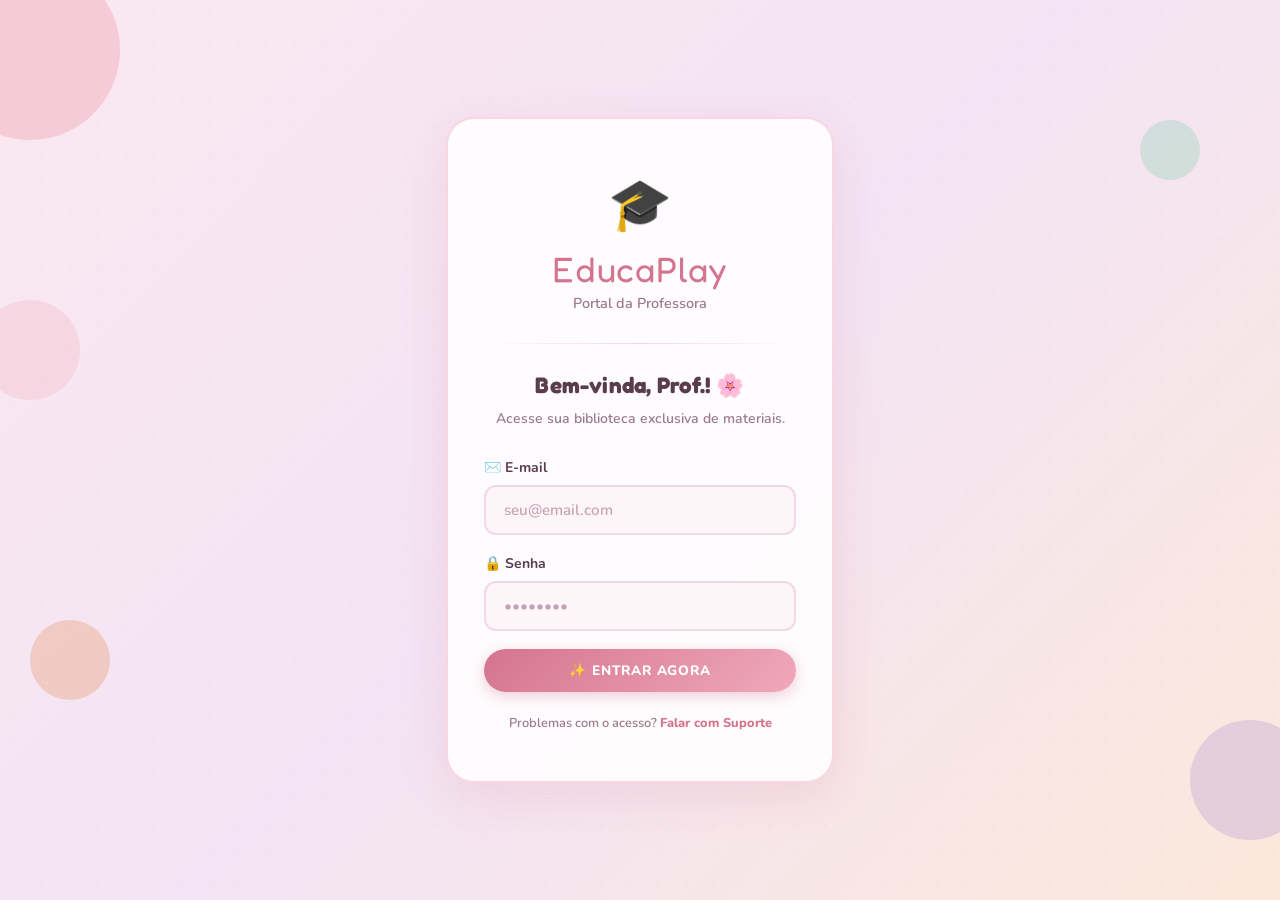
<file: index.html>
<!DOCTYPE html>
<html lang="pt-BR">

<head>
    <meta charset="UTF-8">
    <meta name="viewport" content="width=device-width, initial-scale=1.0">
    <title>Login | EducaPlay</title>
    <link rel="preconnect" href="https://fonts.googleapis.com">
    <link rel="preconnect" href="https://fonts.gstatic.com" crossorigin>
    <link href="https://fonts.googleapis.com/css2?family=Fredoka+One&family=Nunito:wght@400;600;700;800;900&display=swap" rel="stylesheet">
    <link rel="stylesheet" href="index.css">
    <style>
        body {
            display: flex;
            align-items: center;
            justify-content: center;
            min-height: 100vh;
            background: linear-gradient(135deg, #fbe8f0 0%, #f3e4f5 50%, #fce8db 100%);
        }

        /* Floating decoration shapes */
        .deco {
            position: fixed;
            border-radius: 50%;
            pointer-events: none;
            opacity: 0.45;
            animation: floatDeco 6s ease-in-out infinite;
        }
        .deco-1 { width: 180px; height: 180px; background: #f0a8bb; top: -40px; left: -60px; animation-delay: 0s; }
        .deco-2 { width: 120px; height: 120px; background: #c5afd8; bottom: 60px; right: -30px; animation-delay: 2s; }
        .deco-3 { width: 80px;  height: 80px;  background: #e8a98a; bottom: 200px; left: 30px; animation-delay: 4s; }
        .deco-4 { width: 60px;  height: 60px;  background: #a8d5c2; top: 120px; right: 80px; animation-delay: 1s; }
        .deco-5 { width: 100px; height: 100px; background: #f2c4ce; top: 300px; left: -20px; animation-delay: 3s; }

        @keyframes floatDeco {
            0%, 100% { transform: translateY(0px) rotate(0deg); }
            50%       { transform: translateY(-18px) rotate(8deg); }
        }

        .login-wrapper {
            position: relative;
            z-index: 2;
            width: 100%;
            max-width: 420px;
            padding: 16px;
        }

        .login-card {
            background: rgba(255,255,255,0.88);
            backdrop-filter: blur(18px);
            border: 2px solid rgba(240,168,187,0.45);
            border-radius: 28px;
            padding: 48px 36px;
            text-align: center;
            box-shadow: 0 12px 48px rgba(212, 116, 142, 0.18);
        }

        .logo-area {
            margin-bottom: 28px;
        }

        .logo-emoji {
            font-size: 3.2rem;
            display: block;
            margin-bottom: 8px;
            animation: bounceLogo 2s ease-in-out infinite;
        }
        @keyframes bounceLogo {
            0%, 100% { transform: translateY(0); }
            50%       { transform: translateY(-8px); }
        }

        .logo {
            font-family: 'Fredoka One', sans-serif;
            font-size: 2.2rem;
            color: var(--primary);
            line-height: 1;
            letter-spacing: 0.02em;
        }

        .login-subtitle {
            font-size: 0.9rem;
            color: var(--text-muted);
            margin-top: 6px;
            font-weight: 600;
        }

        .welcome-msg {
            font-family: 'Fredoka One', sans-serif;
            font-size: 1.4rem;
            color: var(--text-main);
            margin-bottom: 6px;
        }

        .welcome-desc {
            color: var(--text-muted);
            font-size: 0.875rem;
            margin-bottom: 28px;
            font-weight: 600;
        }

        .form-group {
            text-align: left;
            margin-bottom: 18px;
        }

        label {
            display: block;
            margin-bottom: 7px;
            color: var(--text-main);
            font-size: 0.875rem;
            font-weight: 700;
        }

        input {
            width: 100%;
            padding: 13px 18px;
            background: #fdf5f8;
            border: 2px solid var(--border);
            border-radius: var(--radius-md);
            color: var(--text-main);
            font-family: 'Nunito', sans-serif;
            font-size: 0.95rem;
            font-weight: 600;
            transition: var(--transition);
        }

        input::placeholder {
            color: #c5a5b5;
            font-weight: 600;
        }

        input:focus {
            border-color: var(--primary-light);
            outline: none;
            background: #fff;
            box-shadow: 0 0 0 4px rgba(212, 116, 142, 0.12);
        }

        #errorMsg {
            background: #ffe8ed;
            border: 1.5px solid #f0a8bb;
            border-radius: var(--radius-md);
            padding: 10px 14px;
            color: var(--primary);
            font-size: 0.82rem;
            margin-bottom: 14px;
            font-weight: 700;
            display: none;
        }

        .login-footer {
            margin-top: 22px;
            color: var(--text-muted);
            font-size: 0.8rem;
            font-weight: 600;
        }

        .login-footer a {
            color: var(--primary);
            font-weight: 800;
        }

        .login-footer a:hover {
            color: var(--primary-hover);
        }

        .divider {
            height: 1.5px;
            background: linear-gradient(90deg, transparent, var(--border), transparent);
            margin: 24px 0;
        }
    </style>
</head>

<body>
    <!-- Floating decorative bubbles -->
    <div class="deco deco-1"></div>
    <div class="deco deco-2"></div>
    <div class="deco deco-3"></div>
    <div class="deco deco-4"></div>
    <div class="deco deco-5"></div>

    <div class="login-wrapper">
        <div class="login-card">
            <div class="logo-area">
                <span class="logo-emoji">🎓</span>
                <div class="logo">EducaPlay</div>
                <div class="login-subtitle">Portal da Professora</div>
            </div>

            <div class="divider"></div>

            <h2 class="welcome-msg">Bem-vinda, Prof.! 🌸</h2>
            <p class="welcome-desc">Acesse sua biblioteca exclusiva de materiais.</p>

            <form id="loginForm">
                <div class="form-group">
                    <label for="email">✉️ E-mail</label>
                    <input type="email" id="email" placeholder="seu@email.com" required>
                </div>
                <div class="form-group">
                    <label for="password">🔒 Senha</label>
                    <input type="password" id="password" placeholder="••••••••" required>
                </div>
                <p id="errorMsg">❌ E-mail ou senha incorretos. Tente novamente.</p>
                <button type="submit" class="btn-primary">✨ ENTRAR AGORA</button>
            </form>

            <div class="login-footer">
                Problemas com o acesso? <a href="#">Falar com Suporte</a>
            </div>
        </div>
    </div>

    <script>
        const LOGIN_EMAIL = 'userprofessora569@acesso.com'; // Altere aqui
        const LOGIN_PASS = 'professoraportugues569'; // Altere aqui

        document.getElementById('loginForm').addEventListener('submit', (e) => {
            e.preventDefault();
            const email = document.getElementById('email').value;
            const pass = document.getElementById('password').value;
            const error = document.getElementById('errorMsg');

            if (email === LOGIN_EMAIL && pass === LOGIN_PASS) {
                window.location.href = 'dashboard.html';
            } else {
                error.style.display = 'block';
                setTimeout(() => error.style.display = 'none', 3000);
            }
        });
    </script>
</body>

</html>
</file>
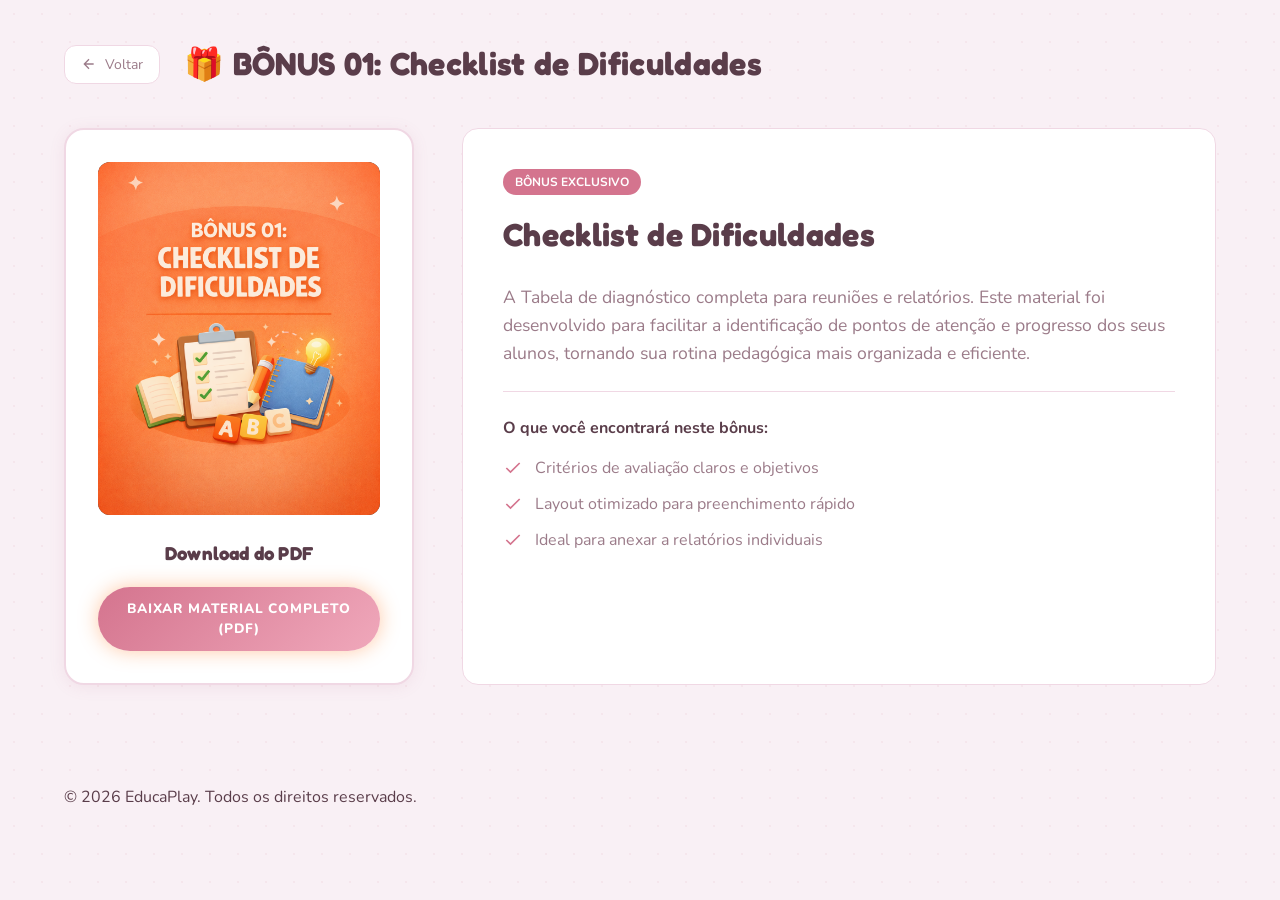
<file: bonus-checklist.html>
<!DOCTYPE html>
<html lang="pt-BR">

<head>
    <meta charset="UTF-8">
    <meta name="viewport" content="width=device-width, initial-scale=1.0">
    <title>Bônus | EducaPlay</title>
    <link rel="preconnect" href="https://fonts.googleapis.com">
    <link rel="preconnect" href="https://fonts.gstatic.com" crossorigin>
    <link href="https://fonts.googleapis.com/css2?family=Inter:wght@400;600&family=Outfit:wght@700&display=swap"
        rel="stylesheet">
    <link rel="stylesheet" href="index.css">
    <style>
        .module-header {
            padding: 40px 0;
            display: flex;
            align-items: center;
            gap: 24px;
        }

        .back-btn {
            display: flex;
            align-items: center;
            gap: 8px;
            color: var(--text-muted);
            font-size: 0.875rem;
            padding: 8px 16px;
            border: 1px solid var(--border);
            border-radius: var(--radius-md);
            background: var(--bg-card);
        }

        .back-btn:hover {
            color: var(--text-main);
            border-color: var(--text-muted);
        }

        .module-content {
            display: grid;
            grid-template-columns: 350px 1fr;
            gap: 48px;
            margin-bottom: 80px;
        }

        .download-card {
            padding: 32px;
            text-align: center;
            position: sticky;
            top: 100px;
        }

        .download-cover {
            width: 100%;
            aspect-ratio: 4/5;
            background: #27272a;
            border-radius: var(--radius-md);
            margin-bottom: 24px;
            display: flex;
            align-items: center;
            justify-content: center;
            color: rgba(255, 255, 255, 0.2);
        }

        .info-section {
            background: var(--bg-card);
            border: 1px solid var(--border);
            border-radius: var(--radius-lg);
            padding: 40px;
        }

        .bonus-badge {
            display: inline-block;
            padding: 4px 12px;
            background: var(--primary);
            color: white;
            border-radius: 20px;
            font-size: 0.75rem;
            font-weight: 700;
            margin-bottom: 16px;
            text-transform: uppercase;
        }

        @media (max-width: 900px) {
            .module-content {
                grid-template-columns: 1fr;
            }

            .download-card {
                position: static;
            }
        }
    </style>
</head>

<body>
    <div class="container">
        <div class="module-header">
            <a href="dashboard.html" class="back-btn">
                <svg width="16" height="16" viewBox="0 0 24 24" fill="none" stroke="currentColor" stroke-width="2">
                    <path d="M19 12H5M12 19l-7-7 7-7" />
                </svg>
                Voltar
            </a>
            <h1 class="heading-font">🎁 BÔNUS 01: Checklist de Dificuldades</h1>
        </div>

        <div class="module-content">
            <aside>
                <div class="card download-card">
                    <div class="download-cover">
                        <img src="assets/bonus-01.png" alt="Capa Checklist"
                            style="width:100%; height:100%; object-fit: cover; border-radius: var(--radius-md);">
                    </div>
                    <h3 style="margin-bottom: 20px;">Download do PDF</h3>
                    <!-- Substitua o href pelo link do seu arquivo PDF -->
                    <a href="Checklist-de-Dificuldades-Ortograficas.pdf" download="Material_Checklist_Dificuldades.pdf"
                        class="btn-primary" style="box-shadow: 0 0 20px rgba(255, 122, 34, 0.4);">
                        BAIXAR MATERIAL COMPLETO (PDF)
                    </a>
                </div>
            </aside>

            <section class="info-section">
                <div class="bonus-badge">Bônus Exclusivo</div>
                <h2 class="heading-font" style="font-size: 2rem; margin-bottom: 24px;">Checklist de Dificuldades</h2>
                <p style="color: var(--text-muted); line-height: 1.6; margin-bottom: 24px; font-size: 1.1rem;">
                    A Tabela de diagnóstico completa para reuniões e relatórios. Este material foi desenvolvido para
                    facilitar a identificação de pontos de atenção e progresso dos seus alunos, tornando sua rotina
                    pedagógica mais organizada e eficiente.
                </p>

                <div style="border-top: 1px solid var(--border); padding-top: 24px; margin-top: 24px;">
                    <h4 style="margin-bottom: 16px;">O que você encontrará neste bônus:</h4>
                    <ul style="list-style: none; padding: 0;">
                        <li
                            style="display: flex; align-items: center; gap: 12px; margin-bottom: 12px; color: var(--text-muted);">
                            <svg width="20" height="20" viewBox="0 0 24 24" fill="none" stroke="var(--primary)"
                                stroke-width="2">
                                <polyline points="20 6 9 17 4 12"></polyline>
                            </svg>
                            Critérios de avaliação claros e objetivos
                        </li>
                        <li
                            style="display: flex; align-items: center; gap: 12px; margin-bottom: 12px; color: var(--text-muted);">
                            <svg width="20" height="20" viewBox="0 0 24 24" fill="none" stroke="var(--primary)"
                                stroke-width="2">
                                <polyline points="20 6 9 17 4 12"></polyline>
                            </svg>
                            Layout otimizado para preenchimento rápido
                        </li>
                        <li
                            style="display: flex; align-items: center; gap: 12px; margin-bottom: 12px; color: var(--text-muted);">
                            <svg width="20" height="20" viewBox="0 0 24 24" fill="none" stroke="var(--primary)"
                                stroke-width="2">
                                <polyline points="20 6 9 17 4 12"></polyline>
                            </svg>
                            Ideal para anexar a relatórios individuais
                        </li>
                    </ul>
                </div>
            </section>
        </div>
    </div>

    <footer style="margin-top: 100px;">
        <div class="container">
            <p>&copy; 2026 EducaPlay. Todos os direitos reservados.</p>
        </div>
    </footer>
</body>

</html>
</file>
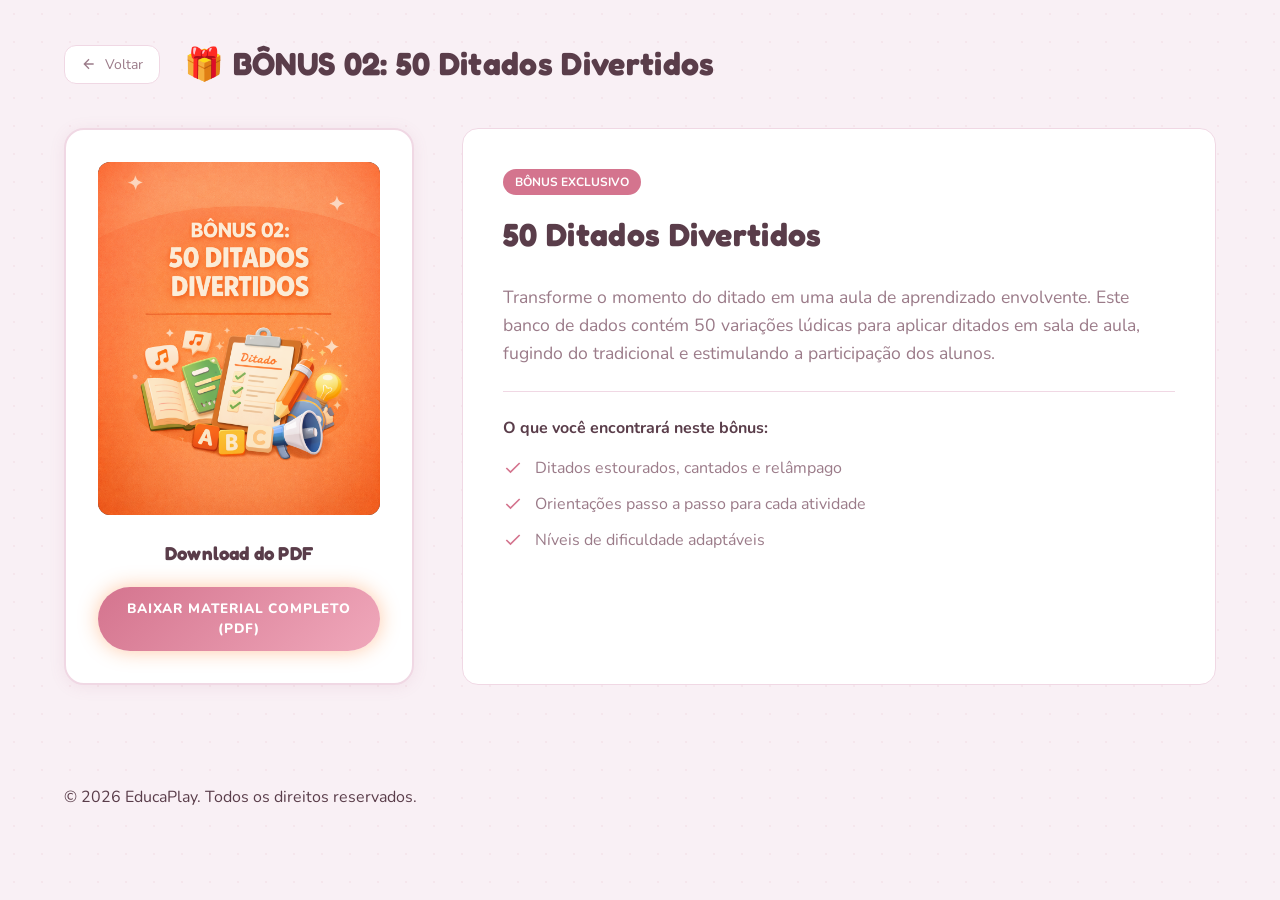
<file: bonus-ditados.html>
<!DOCTYPE html>
<html lang="pt-BR">

<head>
    <meta charset="UTF-8">
    <meta name="viewport" content="width=device-width, initial-scale=1.0">
    <title>Bônus | EducaPlay</title>
    <link rel="preconnect" href="https://fonts.googleapis.com">
    <link rel="preconnect" href="https://fonts.gstatic.com" crossorigin>
    <link href="https://fonts.googleapis.com/css2?family=Inter:wght@400;600&family=Outfit:wght@700&display=swap"
        rel="stylesheet">
    <link rel="stylesheet" href="index.css">
    <style>
        .module-header {
            padding: 40px 0;
            display: flex;
            align-items: center;
            gap: 24px;
        }

        .back-btn {
            display: flex;
            align-items: center;
            gap: 8px;
            color: var(--text-muted);
            font-size: 0.875rem;
            padding: 8px 16px;
            border: 1px solid var(--border);
            border-radius: var(--radius-md);
            background: var(--bg-card);
        }

        .back-btn:hover {
            color: var(--text-main);
            border-color: var(--text-muted);
        }

        .module-content {
            display: grid;
            grid-template-columns: 350px 1fr;
            gap: 48px;
            margin-bottom: 80px;
        }

        .download-card {
            padding: 32px;
            text-align: center;
            position: sticky;
            top: 100px;
        }

        .download-cover {
            width: 100%;
            aspect-ratio: 4/5;
            background: #27272a;
            border-radius: var(--radius-md);
            margin-bottom: 24px;
            display: flex;
            align-items: center;
            justify-content: center;
            color: rgba(255, 255, 255, 0.2);
        }

        .info-section {
            background: var(--bg-card);
            border: 1px solid var(--border);
            border-radius: var(--radius-lg);
            padding: 40px;
        }

        .bonus-badge {
            display: inline-block;
            padding: 4px 12px;
            background: var(--primary);
            color: white;
            border-radius: 20px;
            font-size: 0.75rem;
            font-weight: 700;
            margin-bottom: 16px;
            text-transform: uppercase;
        }

        @media (max-width: 900px) {
            .module-content {
                grid-template-columns: 1fr;
            }

            .download-card {
                position: static;
            }
        }
    </style>
</head>

<body>
    <div class="container">
        <div class="module-header">
            <a href="dashboard.html" class="back-btn">
                <svg width="16" height="16" viewBox="0 0 24 24" fill="none" stroke="currentColor" stroke-width="2">
                    <path d="M19 12H5M12 19l-7-7 7-7" />
                </svg>
                Voltar
            </a>
            <h1 class="heading-font">🎁 BÔNUS 02: 50 Ditados Divertidos</h1>
        </div>

        <div class="module-content">
            <aside>
                <div class="card download-card">
                    <div class="download-cover">
                        <img src="assets/bonus-02.png" alt="Capa Ditados"
                            style="width:100%; height:100%; object-fit: cover; border-radius: var(--radius-md);">
                    </div>
                    <h3 style="margin-bottom: 20px;">Download do PDF</h3>
                    <!-- Substitua o href pelo link do seu arquivo PDF -->
                    <a href="50-Ditados-Divertidos-para-a-Sala-de-Aula.pdf" download="Material_Ditados_Divertidos.pdf" class="btn-primary"
                        style="box-shadow: 0 0 20px rgba(255, 122, 34, 0.4);">
                        BAIXAR MATERIAL COMPLETO (PDF)
                    </a>
                </div>
            </aside>

            <section class="info-section">
                <div class="bonus-badge">Bônus Exclusivo</div>
                <h2 class="heading-font" style="font-size: 2rem; margin-bottom: 24px;">50 Ditados Divertidos</h2>
                <p style="color: var(--text-muted); line-height: 1.6; margin-bottom: 24px; font-size: 1.1rem;">
                    Transforme o momento do ditado em uma aula de aprendizado envolvente. Este banco de dados contém 50
                    variações lúdicas para aplicar ditados em sala de aula, fugindo do tradicional e estimulando a
                    participação dos alunos.
                </p>

                <div style="border-top: 1px solid var(--border); padding-top: 24px; margin-top: 24px;">
                    <h4 style="margin-bottom: 16px;">O que você encontrará neste bônus:</h4>
                    <ul style="list-style: none; padding: 0;">
                        <li
                            style="display: flex; align-items: center; gap: 12px; margin-bottom: 12px; color: var(--text-muted);">
                            <svg width="20" height="20" viewBox="0 0 24 24" fill="none" stroke="var(--primary)"
                                stroke-width="2">
                                <polyline points="20 6 9 17 4 12"></polyline>
                            </svg>
                            Ditados estourados, cantados e relâmpago
                        </li>
                        <li
                            style="display: flex; align-items: center; gap: 12px; margin-bottom: 12px; color: var(--text-muted);">
                            <svg width="20" height="20" viewBox="0 0 24 24" fill="none" stroke="var(--primary)"
                                stroke-width="2">
                                <polyline points="20 6 9 17 4 12"></polyline>
                            </svg>
                            Orientações passo a passo para cada atividade
                        </li>
                        <li
                            style="display: flex; align-items: center; gap: 12px; margin-bottom: 12px; color: var(--text-muted);">
                            <svg width="20" height="20" viewBox="0 0 24 24" fill="none" stroke="var(--primary)"
                                stroke-width="2">
                                <polyline points="20 6 9 17 4 12"></polyline>
                            </svg>
                            Níveis de dificuldade adaptáveis
                        </li>
                    </ul>
                </div>
            </section>
        </div>
    </div>

    <footer style="margin-top: 100px;">
        <div class="container">
            <p>&copy; 2026 EducaPlay. Todos os direitos reservados.</p>
        </div>
    </footer>
</body>

</html>
</file>
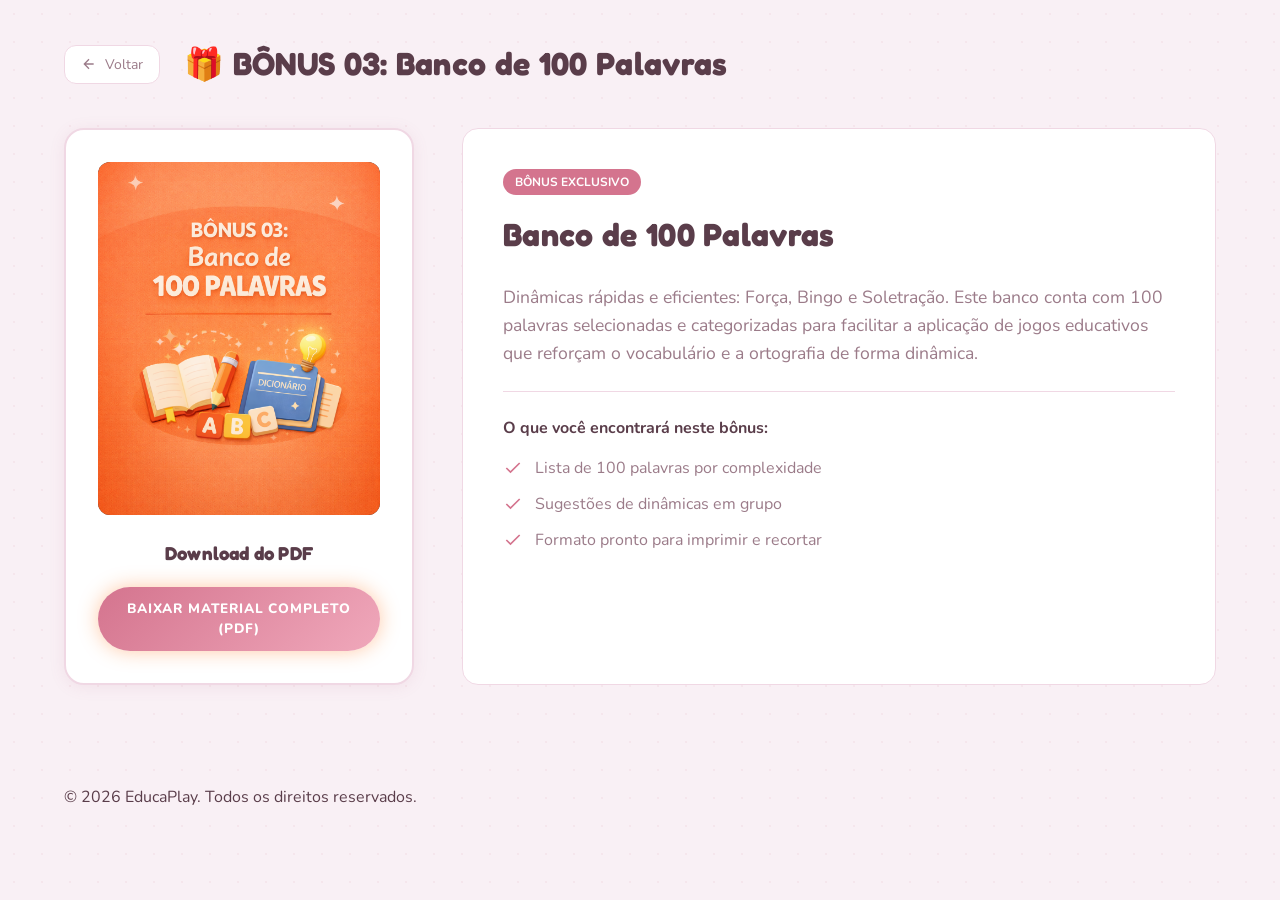
<file: bonus-palavras.html>
<!DOCTYPE html>
<html lang="pt-BR">

<head>
    <meta charset="UTF-8">
    <meta name="viewport" content="width=device-width, initial-scale=1.0">
    <title>Bônus | EducaPlay</title>
    <link rel="preconnect" href="https://fonts.googleapis.com">
    <link rel="preconnect" href="https://fonts.gstatic.com" crossorigin>
    <link href="https://fonts.googleapis.com/css2?family=Inter:wght@400;600&family=Outfit:wght@700&display=swap"
        rel="stylesheet">
    <link rel="stylesheet" href="index.css">
    <style>
        .module-header {
            padding: 40px 0;
            display: flex;
            align-items: center;
            gap: 24px;
        }

        .back-btn {
            display: flex;
            align-items: center;
            gap: 8px;
            color: var(--text-muted);
            font-size: 0.875rem;
            padding: 8px 16px;
            border: 1px solid var(--border);
            border-radius: var(--radius-md);
            background: var(--bg-card);
        }

        .back-btn:hover {
            color: var(--text-main);
            border-color: var(--text-muted);
        }

        .module-content {
            display: grid;
            grid-template-columns: 350px 1fr;
            gap: 48px;
            margin-bottom: 80px;
        }

        .download-card {
            padding: 32px;
            text-align: center;
            position: sticky;
            top: 100px;
        }

        .download-cover {
            width: 100%;
            aspect-ratio: 4/5;
            background: #27272a;
            border-radius: var(--radius-md);
            margin-bottom: 24px;
            display: flex;
            align-items: center;
            justify-content: center;
            color: rgba(255, 255, 255, 0.2);
        }

        .info-section {
            background: var(--bg-card);
            border: 1px solid var(--border);
            border-radius: var(--radius-lg);
            padding: 40px;
        }

        .bonus-badge {
            display: inline-block;
            padding: 4px 12px;
            background: var(--primary);
            color: white;
            border-radius: 20px;
            font-size: 0.75rem;
            font-weight: 700;
            margin-bottom: 16px;
            text-transform: uppercase;
        }

        @media (max-width: 900px) {
            .module-content {
                grid-template-columns: 1fr;
            }

            .download-card {
                position: static;
            }
        }
    </style>
</head>

<body>
    <div class="container">
        <div class="module-header">
            <a href="dashboard.html" class="back-btn">
                <svg width="16" height="16" viewBox="0 0 24 24" fill="none" stroke="currentColor" stroke-width="2">
                    <path d="M19 12H5M12 19l-7-7 7-7" />
                </svg>
                Voltar
            </a>
            <h1 class="heading-font">🎁 BÔNUS 03: Banco de 100 Palavras</h1>
        </div>

        <div class="module-content">
            <aside>
                <div class="card download-card">
                    <div class="download-cover">
                        <img src="assets/bonus-03.png" alt="Capa Banco de Palavras"
                            style="width:100%; height:100%; object-fit: cover; border-radius: var(--radius-md);">
                    </div>
                    <h3 style="margin-bottom: 20px;">Download do PDF</h3>
                    <!-- Substitua o href pelo link do seu arquivo PDF -->
                    <a href="Banco-de-100-Palavras-Dinamicas-de-Ortografia.pdf" download="Material_Banco_de_Palavras.pdf" class="btn-primary"
                        style="box-shadow: 0 0 20px rgba(255, 122, 34, 0.4);">
                        BAIXAR MATERIAL COMPLETO (PDF)
                    </a>
                </div>
            </aside>

            <section class="info-section">
                <div class="bonus-badge">Bônus Exclusivo</div>
                <h2 class="heading-font" style="font-size: 2rem; margin-bottom: 24px;">Banco de 100 Palavras</h2>
                <p style="color: var(--text-muted); line-height: 1.6; margin-bottom: 24px; font-size: 1.1rem;">
                    Dinâmicas rápidas e eficientes: Força, Bingo e Soletração. Este banco conta com 100 palavras
                    selecionadas e categorizadas para facilitar a aplicação de jogos educativos que reforçam o
                    vocabulário e a ortografia de forma dinâmica.
                </p>

                <div style="border-top: 1px solid var(--border); padding-top: 24px; margin-top: 24px;">
                    <h4 style="margin-bottom: 16px;">O que você encontrará neste bônus:</h4>
                    <ul style="list-style: none; padding: 0;">
                        <li
                            style="display: flex; align-items: center; gap: 12px; margin-bottom: 12px; color: var(--text-muted);">
                            <svg width="20" height="20" viewBox="0 0 24 24" fill="none" stroke="var(--primary)"
                                stroke-width="2">
                                <polyline points="20 6 9 17 4 12"></polyline>
                            </svg>
                            Lista de 100 palavras por complexidade
                        </li>
                        <li
                            style="display: flex; align-items: center; gap: 12px; margin-bottom: 12px; color: var(--text-muted);">
                            <svg width="20" height="20" viewBox="0 0 24 24" fill="none" stroke="var(--primary)"
                                stroke-width="2">
                                <polyline points="20 6 9 17 4 12"></polyline>
                            </svg>
                            Sugestões de dinâmicas em grupo
                        </li>
                        <li
                            style="display: flex; align-items: center; gap: 12px; margin-bottom: 12px; color: var(--text-muted);">
                            <svg width="20" height="20" viewBox="0 0 24 24" fill="none" stroke="var(--primary)"
                                stroke-width="2">
                                <polyline points="20 6 9 17 4 12"></polyline>
                            </svg>
                            Formato pronto para imprimir e recortar
                        </li>
                    </ul>
                </div>
            </section>
        </div>
    </div>

    <footer style="margin-top: 100px;">
        <div class="container">
            <p>&copy; 2026 EducaPlay. Todos os direitos reservados.</p>
        </div>
    </footer>
</body>

</html>
</file>
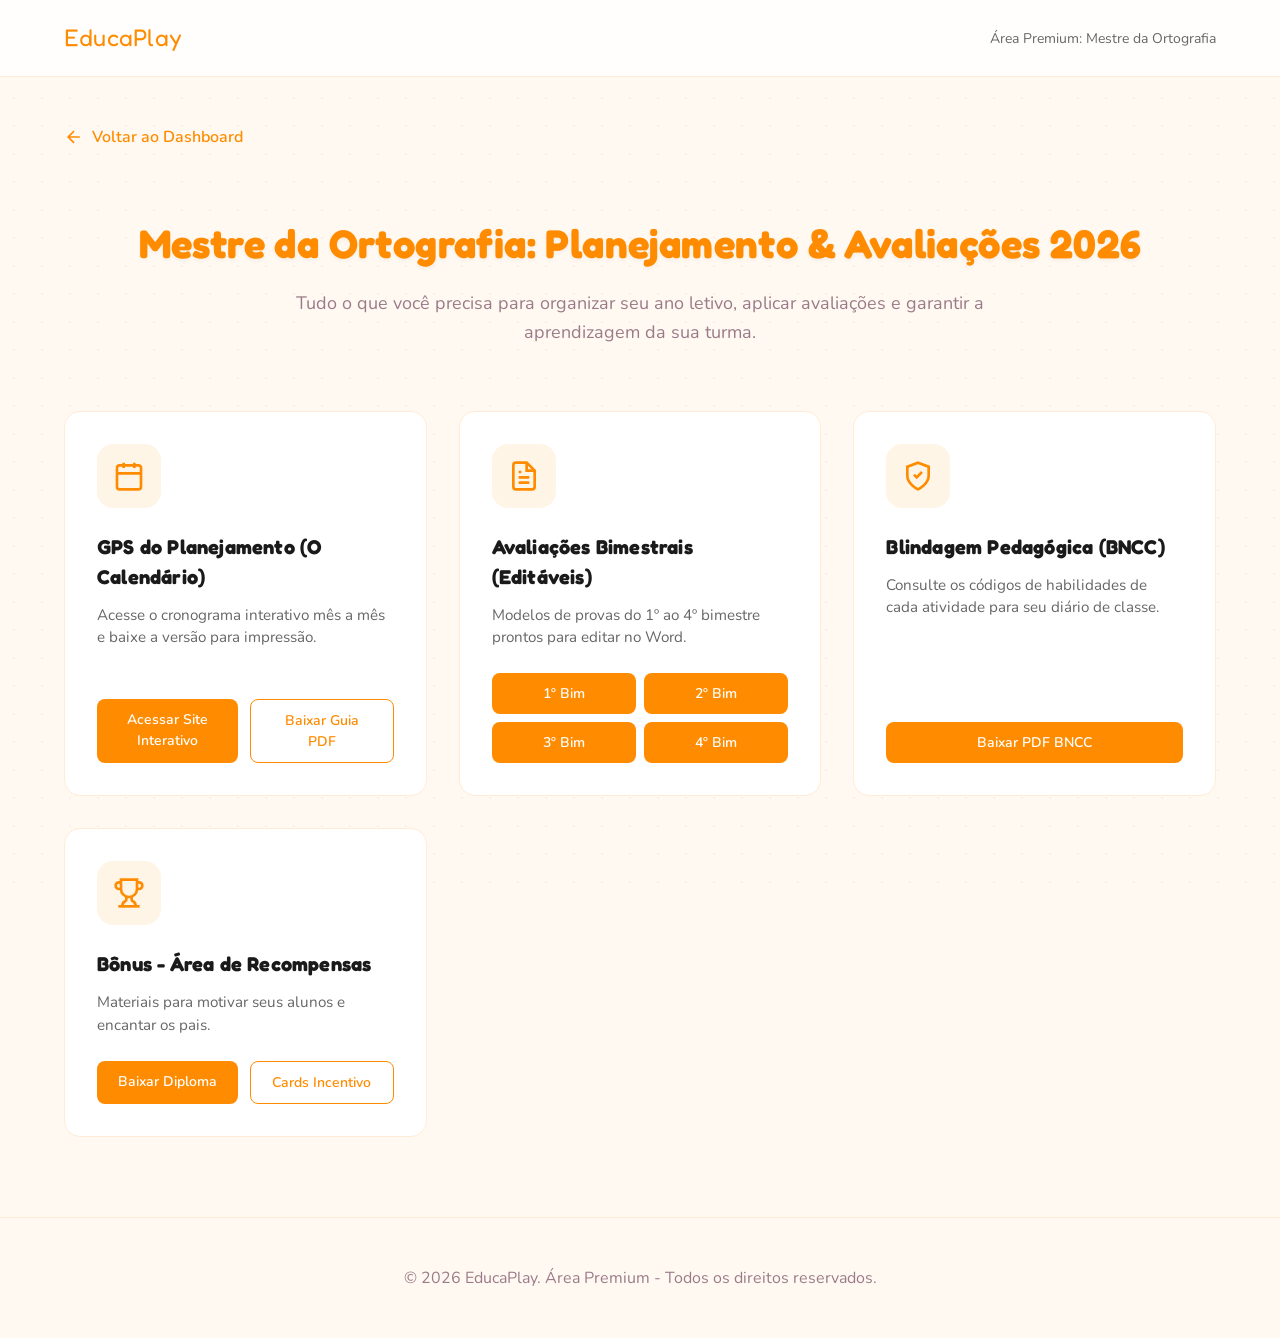
<file: module-premium-dashboard.html>
<!DOCTYPE html>
<html lang="pt-BR">

<head>
    <meta charset="UTF-8">
    <meta name="viewport" content="width=device-width, initial-scale=1.0">
    <title>Premium | Mestre da Ortografia 2026</title>
    <link rel="preconnect" href="https://fonts.googleapis.com">
    <link rel="preconnect" href="https://fonts.gstatic.com" crossorigin>
    <link href="https://fonts.googleapis.com/css2?family=Inter:wght@400;600&family=Outfit:wght@700&display=swap"
        rel="stylesheet">
    <link rel="stylesheet" href="index.css">
    <style>
        :root {
            --primary-premium: #FF8C00;
            --primary-premium-dark: #E67E22;
            --premium-bg: #FFF9F2;
            --premium-border: #FFEBD6;
        }

        body {
            background-color: var(--premium-bg);
            color: var(--text-main);
        }

        header {
            padding: 20px 0;
            border-bottom: 1px solid var(--premium-border);
            margin-bottom: 48px;
            position: sticky;
            top: 0;
            background: rgba(255, 255, 255, 0.8);
            backdrop-filter: blur(12px);
            z-index: 100;
        }

        .premium-header-section {
            text-align: center;
            margin-bottom: 64px;
            padding-top: 40px;
        }

        .premium-title {
            font-size: 2.5rem;
            color: var(--primary-premium);
            margin-bottom: 16px;
            text-shadow: 0 2px 4px rgba(0, 0, 0, 0.05);
        }

        .premium-description {
            font-size: 1.125rem;
            color: var(--text-muted);
            max-width: 700px;
            margin: 0 auto;
            line-height: 1.6;
        }

        .premium-grid {
            display: grid;
            grid-template-columns: repeat(auto-fit, minmax(320px, 1fr));
            gap: 32px;
            margin-bottom: 80px;
        }

        .premium-card {
            background: white;
            border: 1px solid var(--premium-border);
            border-radius: var(--radius-lg);
            padding: 32px;
            display: flex;
            flex-direction: column;
            transition: all 0.3s cubic-bezier(0.4, 0, 0.2, 1);
            position: relative;
            overflow: hidden;
        }

        .premium-card:hover {
            transform: translateY(-8px);
            border-color: var(--primary-premium);
            box-shadow: 0 20px 40px rgba(255, 140, 0, 0.1);
        }

        .premium-card::before {
            content: '';
            position: absolute;
            top: 0;
            left: 0;
            width: 4px;
            height: 100%;
            background: var(--primary-premium);
            opacity: 0;
            transition: 0.3s;
        }

        .premium-card:hover::before {
            opacity: 1;
        }

        .card-icon {
            width: 64px;
            height: 64px;
            background: #FFF5E6;
            border-radius: 16px;
            display: flex;
            align-items: center;
            justify-content: center;
            margin-bottom: 24px;
            color: var(--primary-premium);
        }

        .premium-card h3 {
            font-size: 1.25rem;
            margin-bottom: 12px;
            color: #1a1a1a;
        }

        .premium-card p {
            font-size: 0.95rem;
            color: #666;
            margin-bottom: 24px;
            line-height: 1.5;
            flex-grow: 1;
        }

        .btn-group {
            display: flex;
            flex-wrap: wrap;
            gap: 12px;
        }

        .btn-premium {
            background: var(--primary-premium);
            color: white;
            padding: 10px 20px;
            border-radius: 8px;
            font-size: 0.875rem;
            font-weight: 600;
            text-align: center;
            transition: 0.2s;
            border: none;
            cursor: pointer;
            flex: 1;
            min-width: 120px;
        }

        .btn-premium:hover {
            background: var(--primary-premium-dark);
            transform: scale(1.02);
        }

        .btn-outline {
            background: transparent;
            color: var(--primary-premium);
            border: 1.5px solid var(--primary-premium);
        }

        .btn-outline:hover {
            background: var(--primary-premium);
            color: white;
        }

        .back-link {
            display: inline-flex;
            align-items: center;
            gap: 8px;
            color: var(--primary-premium);
            font-weight: 600;
            margin-bottom: 24px;
            transition: 0.2s;
        }

        .back-link:hover {
            gap: 12px;
        }

        footer {
            padding: 48px 0;
            border-top: 1px solid var(--premium-border);
            text-align: center;
            color: var(--text-muted);
        }

        @media (max-width: 768px) {
            .premium-title {
                font-size: 2rem;
            }

            .premium-grid {
                grid-template-columns: 1fr;
            }
        }
    </style>
</head>

<body>
    <header>
        <div class="container flex" style="justify-content: space-between; align-items: center;">
            <div class="logo heading-font" style="color: var(--primary-premium); font-size: 1.5rem;">EducaPlay</div>
            <div style="font-size: 0.875rem; color: #666;">Área Premium: Mestre da Ortografia</div>
        </div>
    </header>

    <main class="container">
        <a href="dashboard.html" class="back-link">
            <svg width="20" height="20" viewBox="0 0 24 24" fill="none" stroke="currentColor" stroke-width="2">
                <path d="M19 12H5M12 19l-7-7 7-7" />
            </svg>
            Voltar ao Dashboard
        </a>

        <section class="premium-header-section">
            <h1 class="premium-title heading-font">Mestre da Ortografia: Planejamento & Avaliações 2026</h1>
            <p class="premium-description">Tudo o que você precisa para organizar seu ano letivo, aplicar avaliações e
                garantir a aprendizagem da sua turma.</p>
        </section>

        <div class="premium-grid">
            <!-- Card 1 -->
            <div class="premium-card">
                <div class="card-icon">
                    <svg width="32" height="32" viewBox="0 0 24 24" fill="none" stroke="currentColor" stroke-width="2">
                        <rect x="3" y="4" width="18" height="18" rx="2" ry="2" />
                        <line x1="16" y1="2" x2="16" y2="6" />
                        <line x1="8" y1="2" x2="8" y2="6" />
                        <line x1="3" y1="10" x2="21" y2="10" />
                    </svg>
                </div>
                <h3>GPS do Planejamento (O Calendário)</h3>
                <p>Acesse o cronograma interativo mês a mês e baixe a versão para impressão.</p>
                <div class="btn-group">
                    <a href="https://1000-atividades-ortograf-d761vdc.gamma.site/#" target="_blank"
                        class="btn-premium">Acessar Site Interativo</a>
                    <a href="Guia-de-Implementacao-Mes-a-Mes.pdf" download="Guia-de-Implementacao-Mes-a-Mes.pdf"
                        class="btn-premium btn-outline">Baixar
                        Guia PDF</a>
                </div>
            </div>

            <!-- Card 2 -->
            <div class="premium-card">
                <div class="card-icon">
                    <svg width="32" height="32" viewBox="0 0 24 24" fill="none" stroke="currentColor" stroke-width="2">
                        <path d="M14 2H6a2 2 0 0 0-2 2v16a2 2 0 0 0 2 2h12a2 2 0 0 0 2-2V8z" />
                        <polyline points="14 2 14 8 20 8" />
                        <line x1="16" y1="13" x2="8" y2="13" />
                        <line x1="16" y1="17" x2="8" y2="17" />
                        <polyline points="10 9 9 9 8 9" />
                    </svg>
                </div>
                <h3>Avaliações Bimestrais (Editáveis)</h3>
                <p>Modelos de provas do 1º ao 4º bimestre prontos para editar no Word.</p>
                <div class="btn-group" style="display: grid; grid-template-columns: 1fr 1fr; gap: 8px;">
                    <a href="Avaliacao_1Bimestre_Ortografia.docx" download="Avaliacao_1Bimestre_Ortografia.docx"
                        class="btn-premium">1º Bim</a>
                    <a href="Avaliacao_2Bimestre_Ortografia.docx" download="Avaliacao_2Bimestre_Ortografia.docx"
                        class="btn-premium">2º Bim</a>
                    <a href="Avaliacao_3Bimestre_Ortografia.docx" download="Avaliacao_3Bimestre_Ortografia.docx"
                        class="btn-premium">3º Bim</a>
                    <a href="Avaliacao_4Bimestre_Ortografia.docx" download="Avaliacao_4Bimestre_Ortografia.docx"
                        class="btn-premium">4º Bim</a>
                </div>
            </div>

            <!-- Card 3 -->
            <div class="premium-card">
                <div class="card-icon">
                    <svg width="32" height="32" viewBox="0 0 24 24" fill="none" stroke="currentColor" stroke-width="2">
                        <path d="M12 22s8-4 8-10V5l-8-3-8 3v7c0 6 8 10 8 10z" />
                        <polyline points="9 11 11 13 15 9" />
                    </svg>
                </div>
                <h3>Blindagem Pedagógica (BNCC)</h3>
                <p>Consulte os códigos de habilidades de cada atividade para seu diário de classe.</p>
                <div class="btn-group">
                    <a href="Ortografia-Master.pdf" download="Ortografia-Master.pdf" class="btn-premium">Baixar PDF
                        BNCC</a>
                </div>
            </div>

            <!-- Card 4 -->
            <div class="premium-card">
                <div class="card-icon">
                    <svg width="32" height="32" viewBox="0 0 24 24" fill="none" stroke="currentColor" stroke-width="2">
                        <path d="M6 9H4.5a2.5 2.5 0 0 1 0-5H6" />
                        <path d="M18 9h1.5a2.5 2.5 0 0 0 0-5H18" />
                        <path d="M4 22h16" />
                        <path d="M10 14.66V17c0 .55-.47.98-.97 1.21C7.85 18.75 7 20.24 7 22" />
                        <path d="M14 14.66V17c0 .55.47.98.97 1.21C16.15 18.75 17 20.24 17 22" />
                        <path d="M18 2H6v7a6 6 0 0 0 12 0V2Z" />
                    </svg>
                </div>
                <h3>Bônus - Área de Recompensas</h3>
                <p>Materiais para motivar seus alunos e encantar os pais.</p>
                <div class="btn-group">
                    <a href="diploma de icentivo.png" download="Diploma_de_Mestre.png" class="btn-premium">Baixar
                        Diploma</a>
                    <a href="https://drive.google.com/drive/folders/1_f3zLDXSNSJRd7nU_eC_ZRpyusNex_Av?usp=drive_link"
                        target="_blank" class="btn-premium btn-outline">Cards Incentivo</a>
                </div>
            </div>
        </div>
    </main>

    <footer>
        <div class="container">
            <p>&copy; 2026 EducaPlay. Área Premium - Todos os direitos reservados.</p>
        </div>
    </footer>
</body>

</html>
</file>
<file: index.css>
@import url('https://fonts.googleapis.com/css2?family=Nunito:wght@400;600;700;800;900&family=Fredoka+One&display=swap');

:root {
  /* Pastel Palette – inspired by reference image */
  --bg-main:         #f9f0f5;           /* very light pinkish-white */
  --bg-card:         #ffffff;
  --bg-card-hover:   #fef6fb;
  --primary:         #d4748e;           /* dusty rose / mauve-pink */
  --primary-light:   #f0a8bb;           /* soft pink */
  --primary-hover:   #c45e7a;
  --accent-peach:    #e8a98a;           /* warm peach */
  --accent-lilac:    #c5afd8;           /* soft lavender/lilac */
  --accent-blush:    #f2c4ce;           /* light blush */
  --accent-sand:     #e8d5c0;           /* warm sand/beige */
  --accent-mint:     #a8d5c2;           /* soft mint green */
  --text-main:       #5a3d4a;           /* deep mauve for text */
  --text-muted:      #9b7b89;
  --border:          #f0d8e4;
  --border-strong:   #e0b8cc;

  /* Spacing & Radius */
  --radius-xl:  20px;
  --radius-lg:  16px;
  --radius-md:  12px;
  --radius-sm:  8px;
  --radius-pill: 999px;
  --transition: all 0.3s cubic-bezier(0.4, 0, 0.2, 1);

  /* Shadows */
  --shadow-soft: 0 4px 24px rgba(212, 116, 142, 0.12);
  --shadow-card: 0 2px 16px rgba(180, 100, 130, 0.10);
  --shadow-hover: 0 8px 32px rgba(212, 116, 142, 0.22);
}

/* ────────────────────── RESET ────────────────────── */
* {
  margin: 0;
  padding: 0;
  box-sizing: border-box;
}

body {
  font-family: 'Nunito', sans-serif;
  background-color: var(--bg-main);
  color: var(--text-main);
  line-height: 1.5;
  overflow-x: hidden;
}

/* Subtle dot pattern on body */
body::before {
  content: '';
  position: fixed;
  inset: 0;
  background-image: radial-gradient(circle, rgba(212,116,142,0.08) 1px, transparent 1px);
  background-size: 28px 28px;
  pointer-events: none;
  z-index: 0;
}

h1, h2, h3, .heading-font {
  font-family: 'Fredoka One', sans-serif;
  letter-spacing: 0.01em;
}

a {
  text-decoration: none;
  color: inherit;
  transition: var(--transition);
}

button {
  cursor: pointer;
  border: none;
  outline: none;
  transition: var(--transition);
}

/* ────────────────────── LAYOUT ────────────────────── */
.container {
  max-width: 1200px;
  margin: 0 auto;
  padding: 0 24px;
  position: relative;
  z-index: 1;
}

.grid  { display: grid;  gap: 24px; }
.flex  { display: flex;  align-items: center; }

/* ────────────────────── BUTTONS ────────────────────── */
.btn-primary {
  background: linear-gradient(135deg, var(--primary) 0%, var(--primary-light) 100%);
  color: #fff;
  padding: 12px 24px;
  border-radius: var(--radius-pill);
  font-weight: 800;
  text-transform: uppercase;
  font-size: 0.85rem;
  letter-spacing: 0.06em;
  display: inline-flex;
  align-items: center;
  justify-content: center;
  width: 100%;
  box-shadow: 0 4px 14px rgba(212, 116, 142, 0.35);
  font-family: 'Nunito', sans-serif;
}

.btn-primary:hover {
  background: linear-gradient(135deg, var(--primary-hover) 0%, var(--primary) 100%);
  transform: translateY(-3px) scale(1.02);
  box-shadow: 0 8px 24px rgba(212, 116, 142, 0.4);
}

/* ────────────────────── CARDS ────────────────────── */
.card {
  background: var(--bg-card);
  border: 2px solid var(--border);
  border-radius: var(--radius-xl);
  overflow: hidden;
  transition: var(--transition);
  box-shadow: var(--shadow-card);
}

.card:hover {
  border-color: var(--primary-light);
  box-shadow: var(--shadow-hover);
  transform: translateY(-4px);
}

/* ────────────────────── PROGRESS BAR ────────────────────── */
.progress-bar {
  height: 6px;
  background: rgba(255,255,255,0.3);
  border-radius: var(--radius-pill);
  overflow: hidden;
  margin-top: 8px;
}

.progress-fill {
  height: 100%;
  background: linear-gradient(90deg, var(--accent-mint), #7fcbb5);
  border-radius: var(--radius-pill);
  width: 45%;
}

/* ────────────────────── LOCKED / UPSELL ────────────────────── */
.locked-capa {
  filter: blur(8px) brightness(0.85);
  pointer-events: none;
}

.lock-overlay {
  position: absolute;
  top: 50%;
  left: 50%;
  transform: translate(-50%, -50%);
  z-index: 10;
}
</file>
